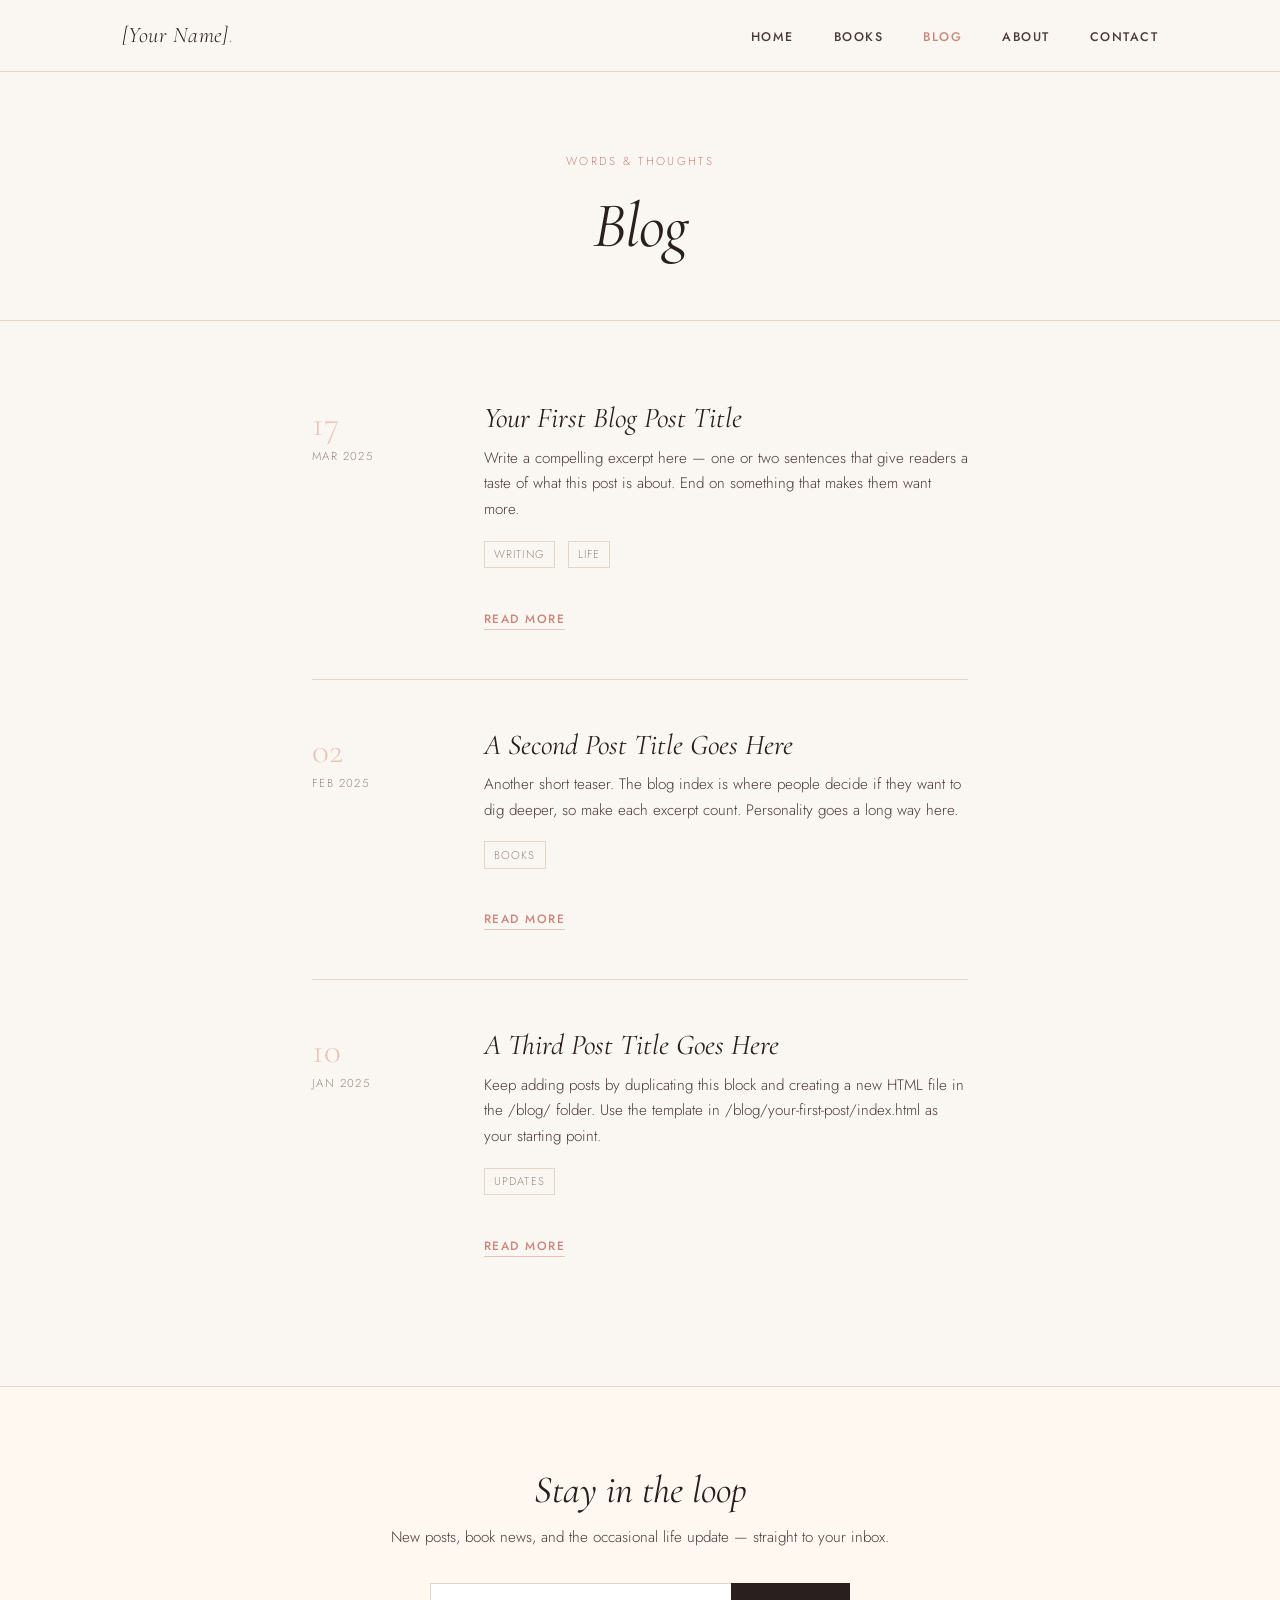
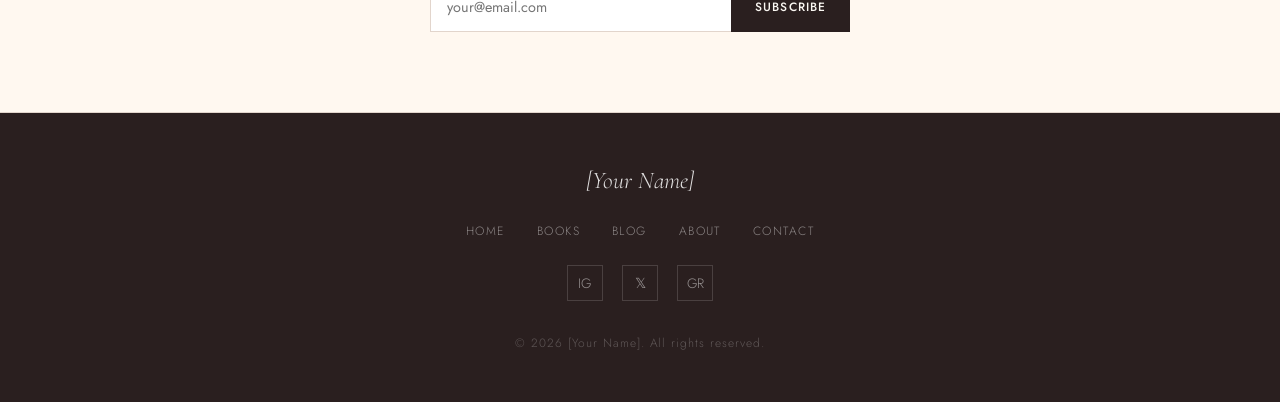
<file: blog/index.html>
<!DOCTYPE html>
<html lang="en">
<head>
  <meta charset="UTF-8" />
  <meta name="viewport" content="width=device-width, initial-scale=1.0" />
  <meta name="description" content="Blog — [Your Name]" />
  <title>Blog — [Your Name]</title>
  <link rel="preconnect" href="https://fonts.googleapis.com">
  <link rel="preconnect" href="https://fonts.gstatic.com" crossorigin>
  <link href="https://fonts.googleapis.com/css2?family=Cormorant+Garamond:ital,wght@0,300;0,400;0,500;1,300;1,400;1,500&family=Jost:wght@300;400;500&display=swap" rel="stylesheet">
  <link rel="stylesheet" href="/assets/css/style.css" />
</head>
<body>

<nav class="site-nav">
  <div class="nav-inner">
    <a href="/" class="nav-logo">[Your Name]<span>.</span></a>
    <button class="nav-toggle" aria-label="Toggle menu" aria-expanded="false">
      <span></span><span></span><span></span>
    </button>
    <ul class="nav-links" role="list">
      <li><a href="/">Home</a></li>
      <li><a href="/books/">Books</a></li>
      <li><a href="/blog/" class="active">Blog</a></li>
      <li><a href="/about/">About</a></li>
      <li><a href="/contact/">Contact</a></li>
    </ul>
  </div>
</nav>

<div class="page-hero">
  <div class="container">
    <p class="eyebrow">Words &amp; thoughts</p>
    <h1>Blog</h1>
  </div>
</div>

<section>
  <div class="container content-narrow">

    <!--
    ╔══════════════════════════════════════════════════════════╗
    ║  HOW TO ADD NEW BLOG POSTS                               ║
    ║                                                          ║
    ║  1. Copy one <article class="post-card"> block below    ║
    ║  2. Update: date, title, href link, and excerpt          ║
    ║  3. Create the matching post file in /blog/              ║
    ║     (copy the template from /blog/your-first-post/)      ║
    ║  4. Most recent post should appear first                 ║
    ╚══════════════════════════════════════════════════════════╝
    -->

    <div class="posts-list">

      <!-- POST 1 — most recent first -->
      <article class="post-card">
        <div class="post-date-col">
          <span class="post-date">17</span>
          <span class="post-month-year">Mar 2025</span>
        </div>
        <div class="post-content-col">
          <h3><a href="/blog/your-first-post/">Your First Blog Post Title</a></h3>
          <p class="post-excerpt">
            Write a compelling excerpt here — one or two sentences that give readers a taste of what
            this post is about. End on something that makes them want more.
          </p>
          <span class="tag">Writing</span>
          <span class="tag">Life</span>
          <br><br>
          <a href="/blog/your-first-post/" class="read-more">Read more</a>
        </div>
      </article>

      <!-- POST 2 -->
      <article class="post-card">
        <div class="post-date-col">
          <span class="post-date">02</span>
          <span class="post-month-year">Feb 2025</span>
        </div>
        <div class="post-content-col">
          <h3><a href="/blog/second-post/">A Second Post Title Goes Here</a></h3>
          <p class="post-excerpt">
            Another short teaser. The blog index is where people decide if they want to dig deeper,
            so make each excerpt count. Personality goes a long way here.
          </p>
          <span class="tag">Books</span>
          <br><br>
          <a href="/blog/second-post/" class="read-more">Read more</a>
        </div>
      </article>

      <!-- POST 3 -->
      <article class="post-card">
        <div class="post-date-col">
          <span class="post-date">10</span>
          <span class="post-month-year">Jan 2025</span>
        </div>
        <div class="post-content-col">
          <h3><a href="/blog/third-post/">A Third Post Title Goes Here</a></h3>
          <p class="post-excerpt">
            Keep adding posts by duplicating this block and creating a new HTML file in the /blog/ folder.
            Use the template in /blog/your-first-post/index.html as your starting point.
          </p>
          <span class="tag">Updates</span>
          <br><br>
          <a href="/blog/third-post/" class="read-more">Read more</a>
        </div>
      </article>

    </div>
  </div>
</section>

<!-- NEWSLETTER + FOOTER -->
<section class="newsletter-strip">
  <div class="container content-narrow">
    <h2>Stay in the loop</h2>
    <p>New posts, book news, and the occasional life update — straight to your inbox.</p>
    <form class="newsletter-form" action="https://aa3a7867.sibforms.com/serve/[base64]" aria-label="Newsletter signup">
      <input type="email" placeholder="your@email.com" aria-label="Email address" required />
      <button type="submit">Subscribe</button>
    </form>
  </div>
</section>

<footer class="site-footer">
  <div class="container">
    <p class="footer-name">[Your Name]</p>
    <nav class="footer-links">
      <a href="/">Home</a><a href="/books/">Books</a><a href="/blog/">Blog</a>
      <a href="/about/">About</a><a href="/contact/">Contact</a>
    </nav>
    <div class="footer-social">
      <a href="#" aria-label="Instagram">IG</a>
      <a href="#" aria-label="Twitter">𝕏</a>
      <a href="#" aria-label="Goodreads">GR</a>
    </div>
    <p class="footer-copy">&copy; <span id="year"></span> [Your Name]. All rights reserved.</p>
  </div>
</footer>
<script>document.getElementById('year').textContent = new Date().getFullYear();</script>
<script src="/assets/js/main.js"></script>
</body>
</html>
</file>
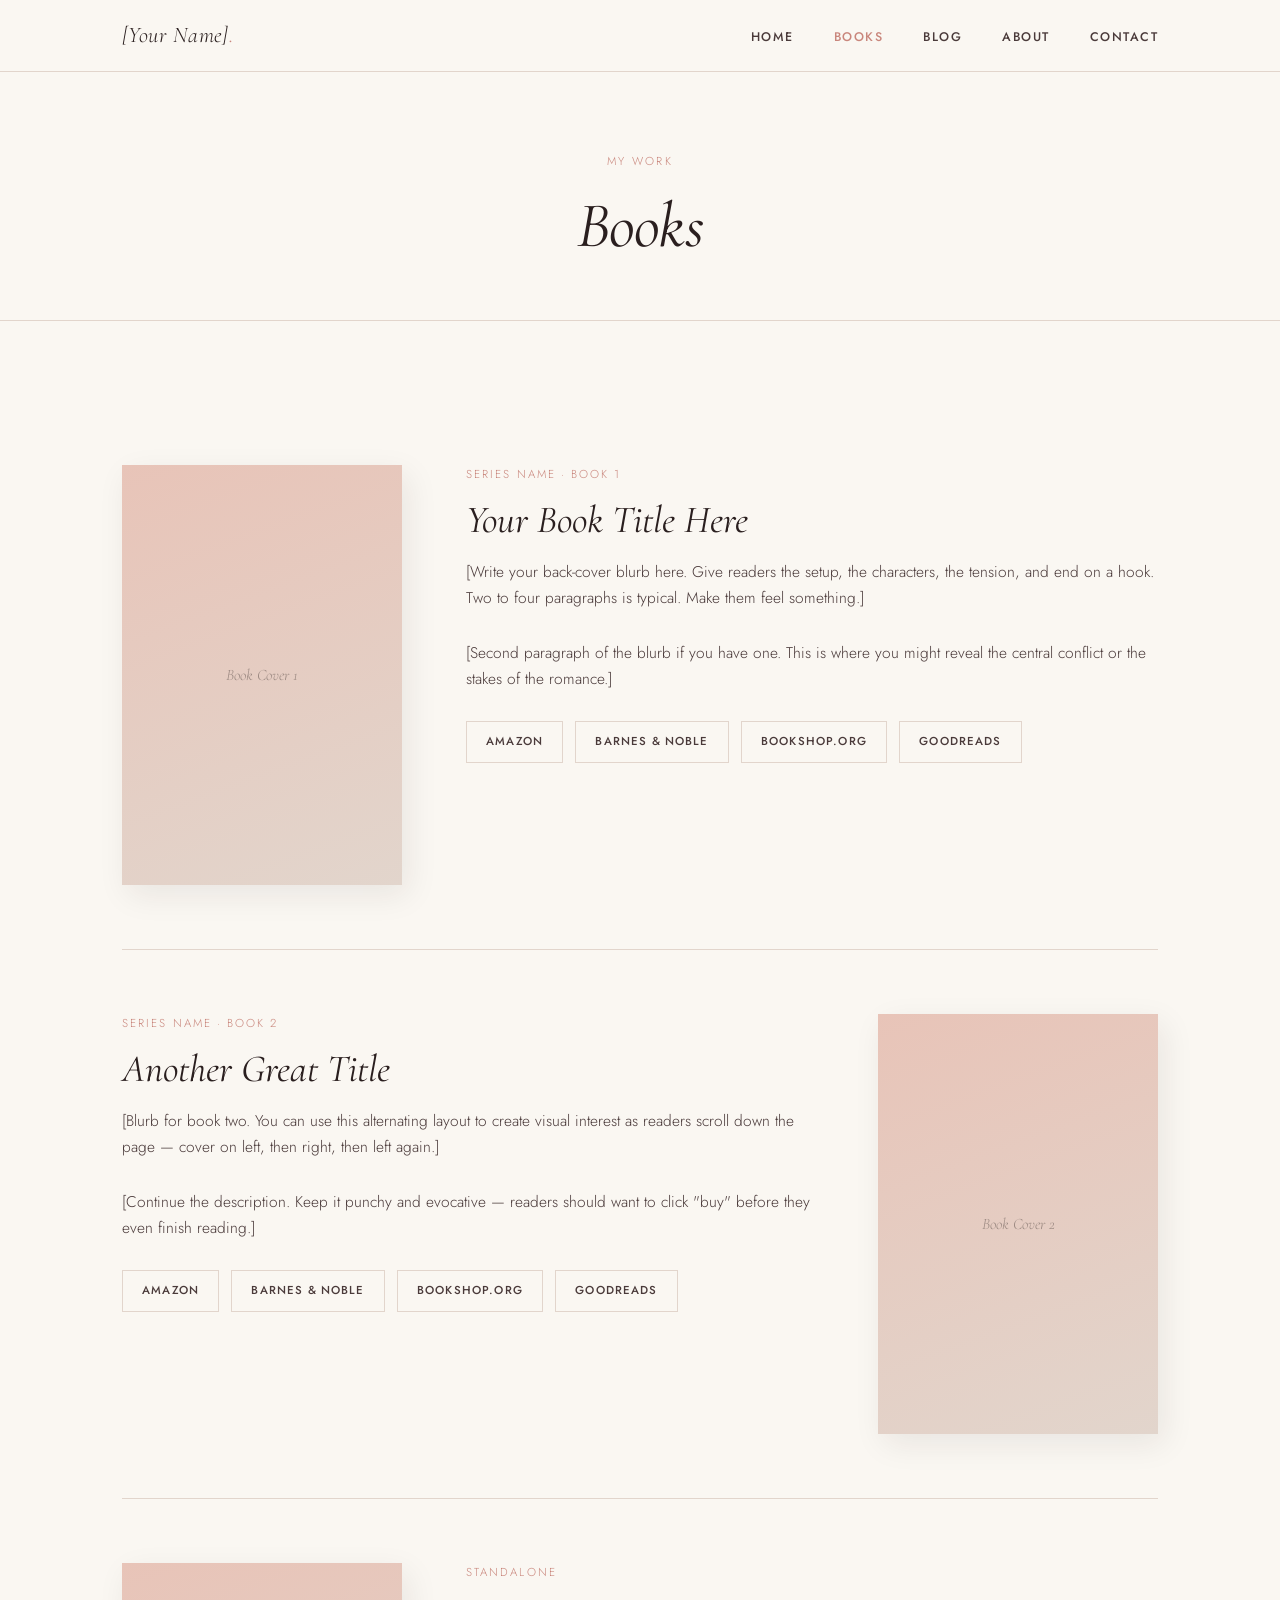
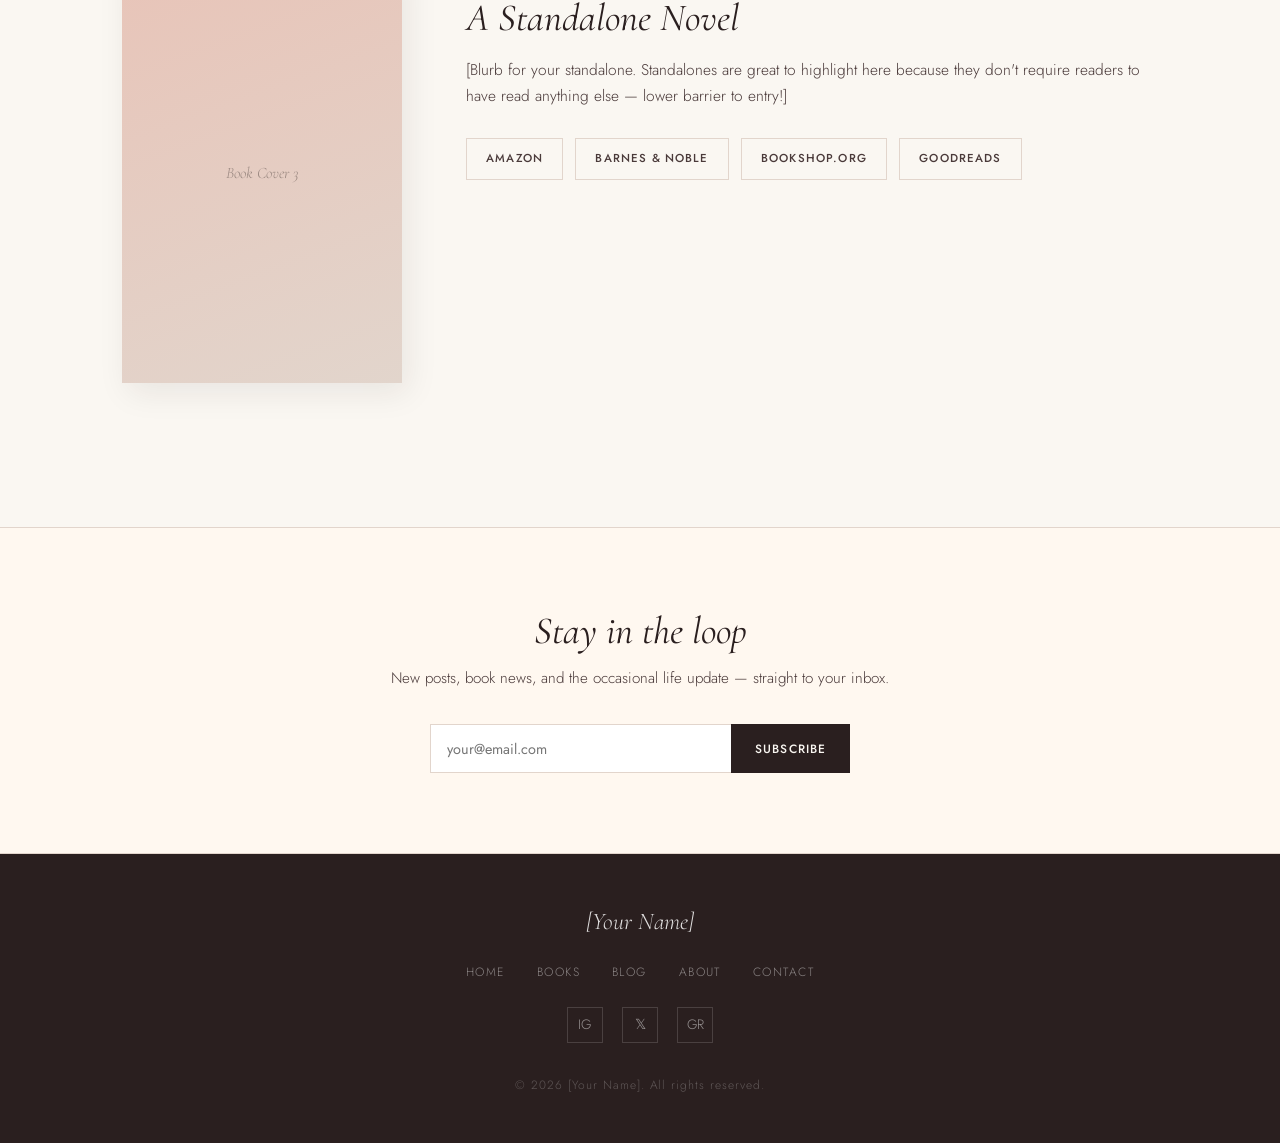
<file: books/index.html>
<!DOCTYPE html>
<html lang="en">
<head>
  <meta charset="UTF-8" />
  <meta name="viewport" content="width=device-width, initial-scale=1.0" />
  <meta name="description" content="Books by [Your Name]" />
  <title>Books — [Your Name]</title>
  <link rel="preconnect" href="https://fonts.googleapis.com">
  <link rel="preconnect" href="https://fonts.gstatic.com" crossorigin>
  <link href="https://fonts.googleapis.com/css2?family=Cormorant+Garamond:ital,wght@0,300;0,400;0,500;1,300;1,400;1,500&family=Jost:wght@300;400;500&display=swap" rel="stylesheet">
  <link rel="stylesheet" href="/assets/css/style.css" />
  <style>
    .book-detail {
      display: grid;
      grid-template-columns: 280px 1fr;
      gap: 4rem;
      align-items: start;
      padding: 4rem 0;
      border-bottom: 1px solid var(--border);
    }
    .book-detail:last-child { border-bottom: none; }
    .book-detail.reverse { direction: rtl; }
    .book-detail.reverse > * { direction: ltr; }
    .book-detail-cover {
      width: 100%;
      box-shadow: 6px 10px 30px var(--shadow);
    }
    .book-detail-cover-placeholder {
      width: 100%;
      aspect-ratio: 2/3;
      background: linear-gradient(160deg, var(--blush), var(--border));
      display: flex;
      align-items: center;
      justify-content: center;
      font-family: var(--font-serif);
      font-style: italic;
      color: var(--muted);
      box-shadow: 6px 10px 30px var(--shadow);
    }
    .book-detail-info .series-tag {
      font-size: 0.72rem;
      letter-spacing: 0.18em;
      text-transform: uppercase;
      color: var(--dusty-rose);
      margin-bottom: 0.75rem;
    }
    .book-detail-info h2 {
      font-style: italic;
      margin-bottom: 1rem;
    }
    .book-detail-info .blurb {
      color: var(--soft-ink);
      font-size: 0.97rem;
      margin-bottom: 1.75rem;
    }
    .buy-links {
      display: flex;
      gap: 0.75rem;
      flex-wrap: wrap;
    }
    .buy-link {
      font-size: 0.72rem;
      font-weight: 500;
      letter-spacing: 0.1em;
      text-transform: uppercase;
      padding: 0.65rem 1.2rem;
      border: 1px solid var(--border);
      color: var(--soft-ink);
      transition: all 0.2s;
    }
    .buy-link:hover {
      border-color: var(--dusty-rose);
      color: var(--dusty-rose);
    }
    @media (max-width: 700px) {
      .book-detail {
        grid-template-columns: 1fr;
        gap: 2rem;
      }
      .book-detail.reverse { direction: ltr; }
      .book-detail-cover-placeholder { max-width: 220px; }
    }
  </style>
</head>
<body>

<nav class="site-nav">
  <div class="nav-inner">
    <a href="/" class="nav-logo">[Your Name]<span>.</span></a>
    <button class="nav-toggle" aria-label="Toggle menu" aria-expanded="false">
      <span></span><span></span><span></span>
    </button>
    <ul class="nav-links" role="list">
      <li><a href="/">Home</a></li>
      <li><a href="/books/" class="active">Books</a></li>
      <li><a href="/blog/">Blog</a></li>
      <li><a href="/about/">About</a></li>
      <li><a href="/contact/">Contact</a></li>
    </ul>
  </div>
</nav>

<div class="page-hero">
  <div class="container">
    <p class="eyebrow">My work</p>
    <h1>Books</h1>
  </div>
</div>

<section>
  <div class="container">

    <!-- BOOK 1 -->
    <div class="book-detail">
      <!-- <img src="/assets/images/book1.jpg" alt="Book Title" class="book-detail-cover" /> -->
      <div class="book-detail-cover-placeholder">Book Cover 1</div>
      <div class="book-detail-info">
        <p class="series-tag">Series Name · Book 1</p>
        <h2>Your Book Title Here</h2>
        <p class="blurb">
          [Write your back-cover blurb here. Give readers the setup, the characters, the tension, and end
          on a hook. Two to four paragraphs is typical. Make them feel something.]
        </p>
        <p class="blurb">
          [Second paragraph of the blurb if you have one. This is where you might reveal the central
          conflict or the stakes of the romance.]
        </p>
        <div class="buy-links">
          <a href="#" class="buy-link">Amazon</a>
          <a href="#" class="buy-link">Barnes &amp; Noble</a>
          <a href="#" class="buy-link">Bookshop.org</a>
          <a href="#" class="buy-link">Goodreads</a>
        </div>
      </div>
    </div>

    <!-- BOOK 2 (reversed layout for visual rhythm) -->
    <div class="book-detail reverse">
      <div class="book-detail-cover-placeholder">Book Cover 2</div>
      <div class="book-detail-info">
        <p class="series-tag">Series Name · Book 2</p>
        <h2>Another Great Title</h2>
        <p class="blurb">
          [Blurb for book two. You can use this alternating layout to create visual interest as
          readers scroll down the page — cover on left, then right, then left again.]
        </p>
        <p class="blurb">
          [Continue the description. Keep it punchy and evocative — readers should want to click
          "buy" before they even finish reading.]
        </p>
        <div class="buy-links">
          <a href="#" class="buy-link">Amazon</a>
          <a href="#" class="buy-link">Barnes &amp; Noble</a>
          <a href="#" class="buy-link">Bookshop.org</a>
          <a href="#" class="buy-link">Goodreads</a>
        </div>
      </div>
    </div>

    <!-- BOOK 3 -->
    <div class="book-detail">
      <div class="book-detail-cover-placeholder">Book Cover 3</div>
      <div class="book-detail-info">
        <p class="series-tag">Standalone</p>
        <h2>A Standalone Novel</h2>
        <p class="blurb">
          [Blurb for your standalone. Standalones are great to highlight here because they don't
          require readers to have read anything else — lower barrier to entry!]
        </p>
        <div class="buy-links">
          <a href="#" class="buy-link">Amazon</a>
          <a href="#" class="buy-link">Barnes &amp; Noble</a>
          <a href="#" class="buy-link">Bookshop.org</a>
          <a href="#" class="buy-link">Goodreads</a>
        </div>
      </div>
    </div>

  </div>
</section>

<!-- NEWSLETTER + FOOTER -->
<section class="newsletter-strip">
  <div class="container content-narrow">
    <h2>Stay in the loop</h2>
    <p>New posts, book news, and the occasional life update — straight to your inbox.</p>
    <form class="newsletter-form" action="https://aa3a7867.sibforms.com/serve/[base64]" aria-label="Newsletter signup">
      <input type="email" placeholder="your@email.com" aria-label="Email address" required />
      <button type="submit">Subscribe</button>
    </form>
  </div>
</section>

<footer class="site-footer">
  <div class="container">
    <p class="footer-name">[Your Name]</p>
    <nav class="footer-links">
      <a href="/">Home</a><a href="/books/">Books</a><a href="/blog/">Blog</a>
      <a href="/about/">About</a><a href="/contact/">Contact</a>
    </nav>
    <div class="footer-social">
      <a href="#" aria-label="Instagram">IG</a>
      <a href="#" aria-label="Twitter">𝕏</a>
      <a href="#" aria-label="Goodreads">GR</a>
    </div>
    <p class="footer-copy">&copy; <span id="year"></span> [Your Name]. All rights reserved.</p>
  </div>
</footer>
<script>document.getElementById('year').textContent = new Date().getFullYear();</script>
<script src="/assets/js/main.js"></script>
</body>
</html>
</file>
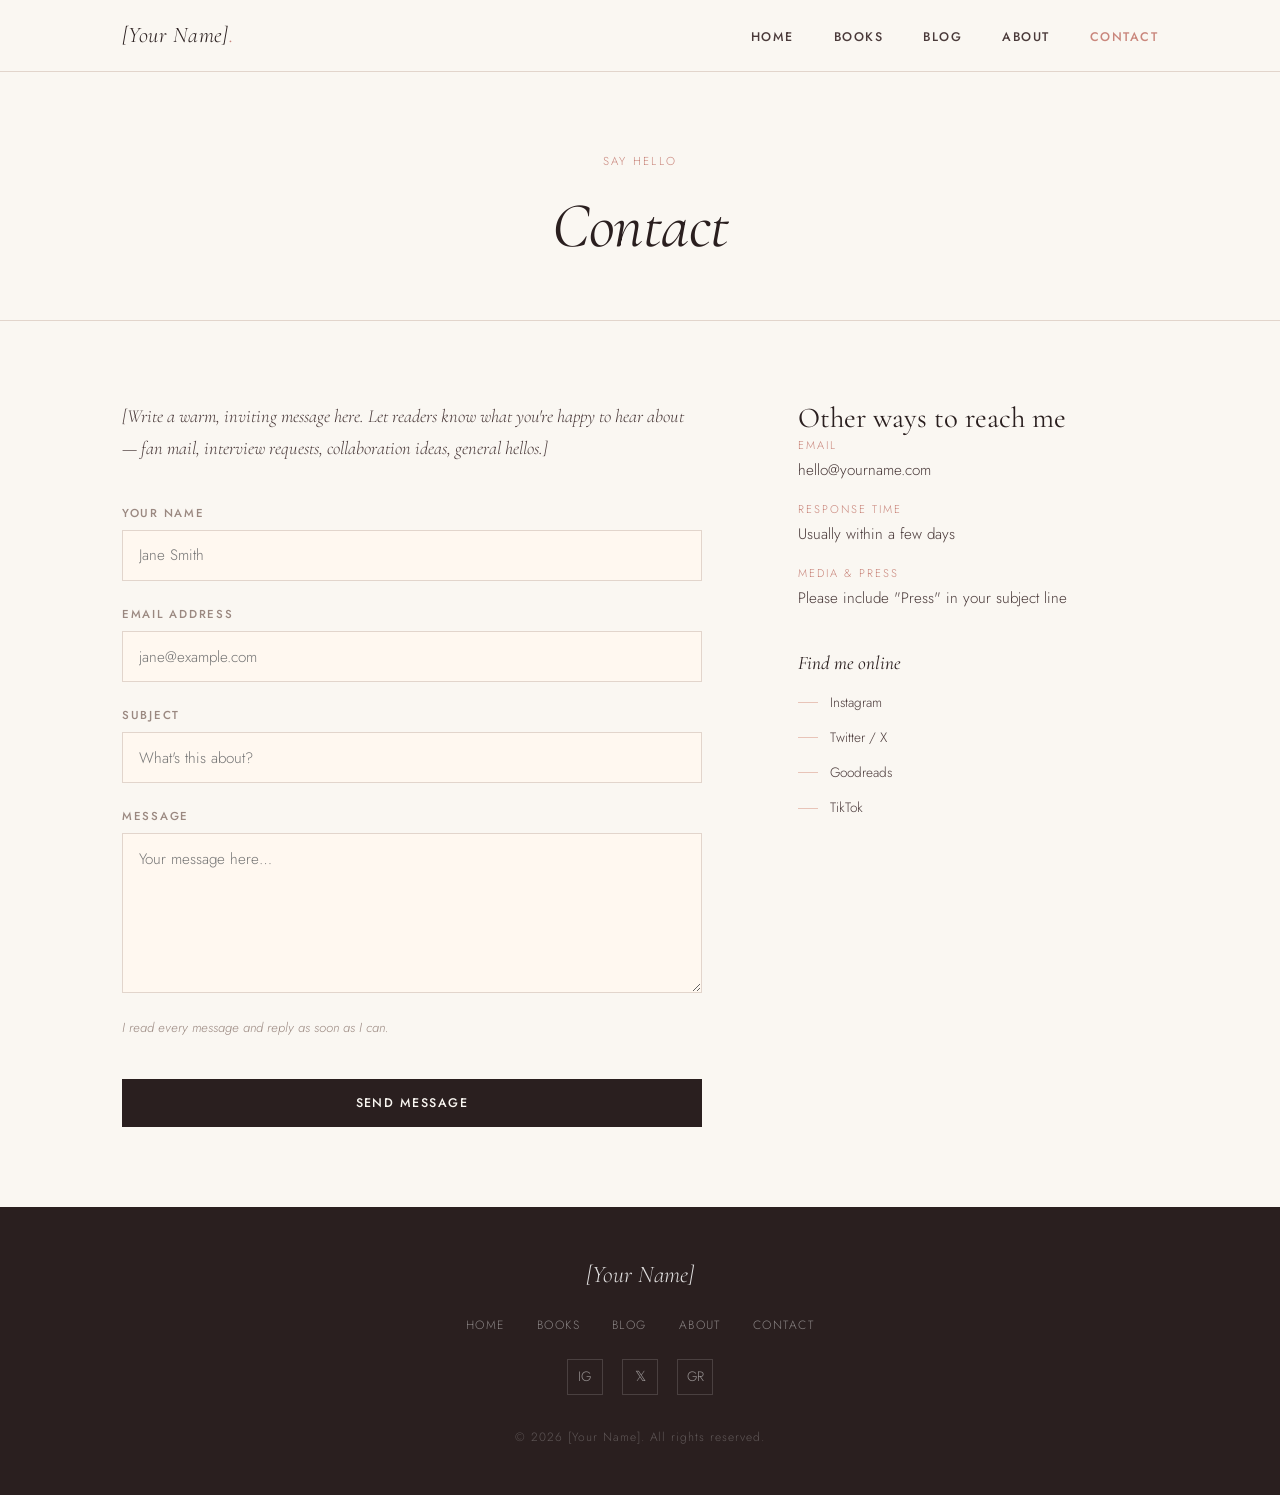
<file: contact/index.html>
<!DOCTYPE html>
<html lang="en">
<head>
  <meta charset="UTF-8" />
  <meta name="viewport" content="width=device-width, initial-scale=1.0" />
  <meta name="description" content="Contact [Your Name]" />
  <title>Contact — [Your Name]</title>
  <link rel="preconnect" href="https://fonts.googleapis.com">
  <link rel="preconnect" href="https://fonts.gstatic.com" crossorigin>
  <link href="https://fonts.googleapis.com/css2?family=Cormorant+Garamond:ital,wght@0,300;0,400;0,500;1,300;1,400;1,500&family=Jost:wght@300;400;500&display=swap" rel="stylesheet">
  <link rel="stylesheet" href="/assets/css/style.css" />
  <style>
    .contact-grid {
      display: grid;
      grid-template-columns: 1fr 360px;
      gap: 6rem;
      align-items: start;
    }
    .contact-info h3 {
      font-style: italic;
      margin-bottom: 1rem;
    }
    .contact-info p {
      color: var(--soft-ink);
      font-size: 0.95rem;
      margin-bottom: 2.5rem;
    }
    .contact-detail {
      display: flex;
      flex-direction: column;
      gap: 1rem;
      margin-bottom: 2.5rem;
    }
    .contact-detail-item {
      display: flex;
      flex-direction: column;
      gap: 0.2rem;
    }
    .contact-detail-item .label {
      font-size: 0.7rem;
      letter-spacing: 0.18em;
      text-transform: uppercase;
      color: var(--dusty-rose);
    }
    .contact-detail-item .value {
      font-size: 0.95rem;
      color: var(--soft-ink);
    }
    .social-list {
      display: flex;
      flex-direction: column;
      gap: 0.75rem;
    }
    .social-list a {
      font-size: 0.85rem;
      color: var(--soft-ink);
      display: flex;
      align-items: center;
      gap: 0.75rem;
      transition: color 0.2s;
    }
    .social-list a:hover { color: var(--dusty-rose); }
    .social-list a::before {
      content: '';
      display: block;
      width: 20px;
      height: 1px;
      background: var(--blush);
    }
    .success-msg {
      display: none;
      background: var(--warm-white);
      border: 1px solid var(--border);
      padding: 1.25rem 1.5rem;
      font-family: var(--font-serif);
      font-style: italic;
      color: var(--soft-ink);
      margin-top: 1rem;
    }
    @media (max-width: 800px) {
      .contact-grid {
        grid-template-columns: 1fr;
        gap: 3rem;
      }
    }
  </style>
</head>
<body>

<nav class="site-nav">
  <div class="nav-inner">
    <a href="/" class="nav-logo">[Your Name]<span>.</span></a>
    <button class="nav-toggle" aria-label="Toggle menu" aria-expanded="false">
      <span></span><span></span><span></span>
    </button>
    <ul class="nav-links" role="list">
      <li><a href="/">Home</a></li>
      <li><a href="/books/">Books</a></li>
      <li><a href="/blog/">Blog</a></li>
      <li><a href="/about/">About</a></li>
      <li><a href="/contact/" class="active">Contact</a></li>
    </ul>
  </div>
</nav>

<div class="page-hero">
  <div class="container">
    <p class="eyebrow">Say hello</p>
    <h1>Contact</h1>
  </div>
</div>

<section>
  <div class="container">
    <div class="contact-grid">

      <!-- FORM -->
      <div>
        <p style="font-family: var(--font-serif); font-size: 1.15rem; font-style: italic; color: var(--soft-ink); margin-bottom: 2.5rem;">
          [Write a warm, inviting message here. Let readers know what you're happy to hear about —
          fan mail, interview requests, collaboration ideas, general hellos.]
        </p>

        <!--
          To make this form work:
          1. Go to formspree.io and create a free account
          2. Create a new form — you'll get an ID like "xpwdqkbl"
          3. Replace YOUR_FORM_ID below with your actual ID
          4. The form will then send emails to your registered address
        -->
        <form
          id="contact-form"
          class="contact-form"
          action="https://formspree.io/f/YOUR_FORM_ID"
          method="POST"
        >
          <div class="form-group">
            <label for="name">Your name</label>
            <input type="text" id="name" name="name" placeholder="Jane Smith" required />
          </div>

          <div class="form-group">
            <label for="email">Email address</label>
            <input type="email" id="email" name="email" placeholder="jane@example.com" required />
          </div>

          <div class="form-group">
            <label for="subject">Subject</label>
            <input type="text" id="subject" name="subject" placeholder="What's this about?" />
          </div>

          <div class="form-group">
            <label for="message">Message</label>
            <textarea id="message" name="message" placeholder="Your message here…" required></textarea>
          </div>

          <p class="form-note">I read every message and reply as soon as I can.</p>

          <button type="submit" class="btn btn-fill">Send message</button>
        </form>

        <div class="success-msg" id="success-msg">
          Thank you — your message is on its way. I'll get back to you soon.
        </div>
      </div>

      <!-- SIDEBAR INFO -->
      <aside>
        <h3>Other ways to reach me</h3>

        <div class="contact-detail">
          <div class="contact-detail-item">
            <span class="label">Email</span>
            <span class="value">hello@yourname.com</span>
          </div>
          <div class="contact-detail-item">
            <span class="label">Response time</span>
            <span class="value">Usually within a few days</span>
          </div>
          <div class="contact-detail-item">
            <span class="label">Media &amp; press</span>
            <span class="value">Please include "Press" in your subject line</span>
          </div>
        </div>

        <h3 style="font-style:italic; font-size:1.2rem; margin-bottom:1rem;">Find me online</h3>
        <nav class="social-list">
          <a href="#" target="_blank" rel="noopener">Instagram</a>
          <a href="#" target="_blank" rel="noopener">Twitter / X</a>
          <a href="#" target="_blank" rel="noopener">Goodreads</a>
          <a href="#" target="_blank" rel="noopener">TikTok</a>
        </nav>
      </aside>

    </div>
  </div>
</section>

<footer class="site-footer">
  <div class="container">
    <p class="footer-name">[Your Name]</p>
    <nav class="footer-links">
      <a href="/">Home</a><a href="/books/">Books</a><a href="/blog/">Blog</a>
      <a href="/about/">About</a><a href="/contact/">Contact</a>
    </nav>
    <div class="footer-social">
      <a href="#" aria-label="Instagram">IG</a>
      <a href="#" aria-label="Twitter">𝕏</a>
      <a href="#" aria-label="Goodreads">GR</a>
    </div>
    <p class="footer-copy">&copy; <span id="year"></span> [Your Name]. All rights reserved.</p>
  </div>
</footer>
<script>document.getElementById('year').textContent = new Date().getFullYear();</script>
<script src="/assets/js/main.js"></script>
</body>
</html>
</file>
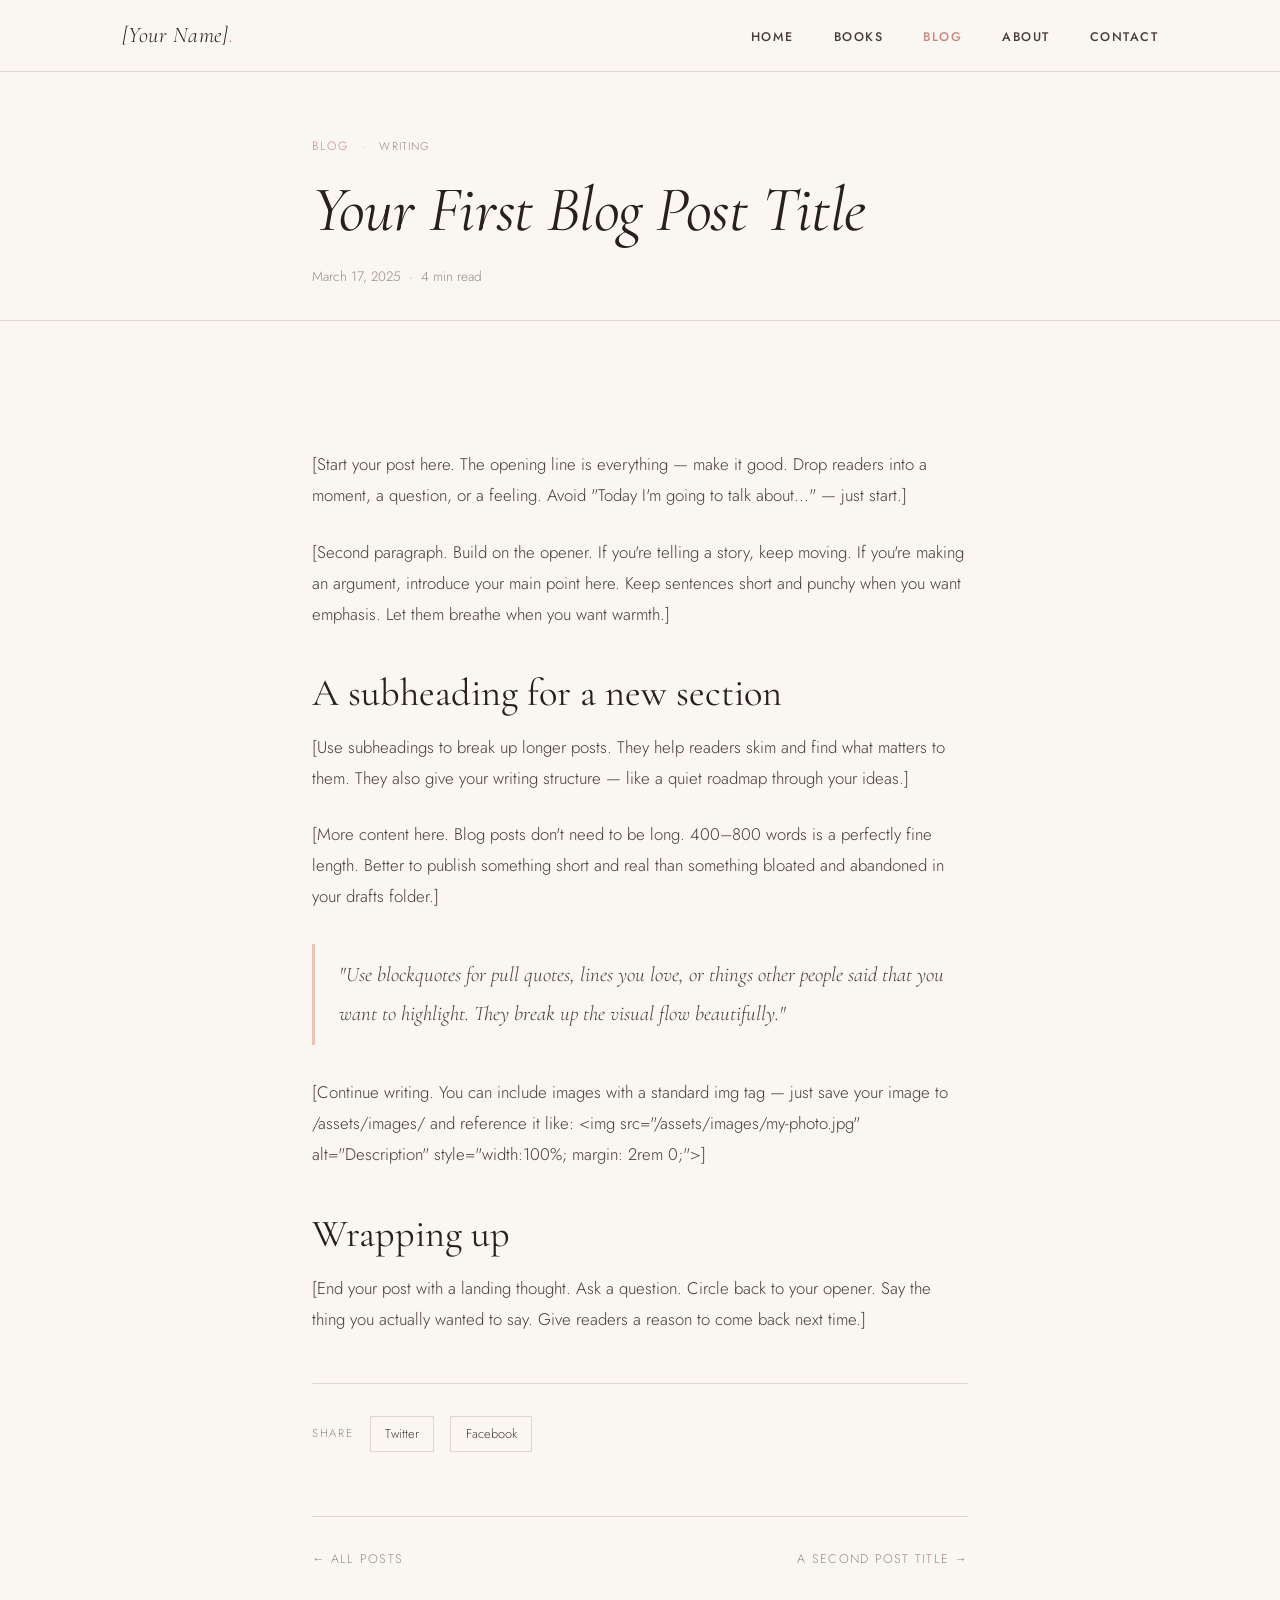
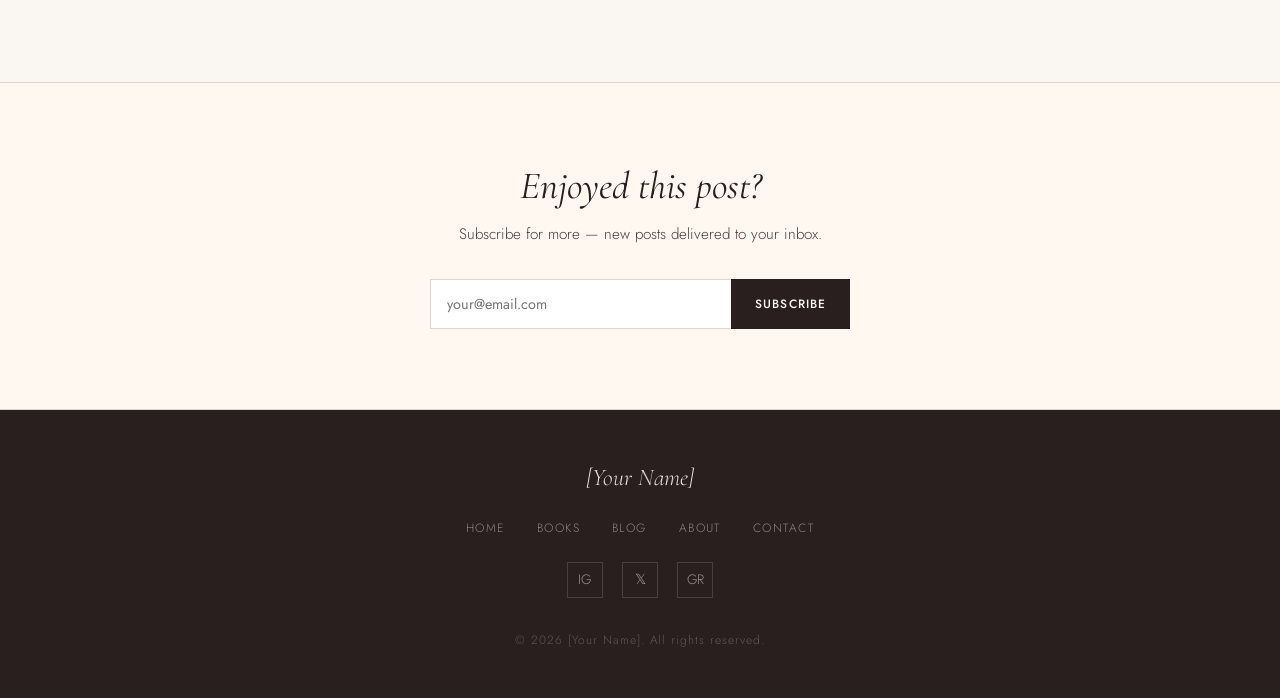
<file: blog/your-first-post/index.html>
<!DOCTYPE html>
<html lang="en">
<head>
  <meta charset="UTF-8" />
  <meta name="viewport" content="width=device-width, initial-scale=1.0" />
  <meta name="description" content="Your First Blog Post Title — [Your Name]" />
  <title>Your First Blog Post Title — [Your Name]</title>
  <link rel="preconnect" href="https://fonts.googleapis.com">
  <link rel="preconnect" href="https://fonts.gstatic.com" crossorigin>
  <link href="https://fonts.googleapis.com/css2?family=Cormorant+Garamond:ital,wght@0,300;0,400;0,500;1,300;1,400;1,500&family=Jost:wght@300;400;500&display=swap" rel="stylesheet">
  <link rel="stylesheet" href="/assets/css/style.css" />
  <style>
    .post-nav {
      display: flex;
      justify-content: space-between;
      align-items: center;
      padding: 2rem 0;
      border-top: 1px solid var(--border);
      margin-top: 4rem;
      gap: 2rem;
    }
    .post-nav a {
      font-size: 0.78rem;
      letter-spacing: 0.1em;
      text-transform: uppercase;
      color: var(--muted);
      transition: color 0.2s;
    }
    .post-nav a:hover { color: var(--dusty-rose); }
    .post-nav .prev::before { content: '← '; }
    .post-nav .next::after  { content: ' →'; }
    .post-share {
      display: flex;
      gap: 1rem;
      align-items: center;
      margin-top: 3rem;
      padding-top: 2rem;
      border-top: 1px solid var(--border);
    }
    .post-share span {
      font-size: 0.72rem;
      letter-spacing: 0.15em;
      text-transform: uppercase;
      color: var(--muted);
    }
    .post-share a {
      font-size: 0.8rem;
      padding: 0.4rem 0.9rem;
      border: 1px solid var(--border);
      color: var(--soft-ink);
      transition: all 0.2s;
    }
    .post-share a:hover { border-color: var(--dusty-rose); color: var(--dusty-rose); }
  </style>
</head>
<body>

<nav class="site-nav">
  <div class="nav-inner">
    <a href="/" class="nav-logo">[Your Name]<span>.</span></a>
    <button class="nav-toggle" aria-label="Toggle menu" aria-expanded="false">
      <span></span><span></span><span></span>
    </button>
    <ul class="nav-links" role="list">
      <li><a href="/">Home</a></li>
      <li><a href="/books/">Books</a></li>
      <li><a href="/blog/" class="active">Blog</a></li>
      <li><a href="/about/">About</a></li>
      <li><a href="/contact/">Contact</a></li>
    </ul>
  </div>
</nav>

<!-- POST HEADER -->
<div class="post-hero">
  <div class="container content-narrow">
    <p class="eyebrow">
      <a href="/blog/" style="color: var(--dusty-rose);">Blog</a>
      &nbsp;·&nbsp; <span class="tag" style="border:none; padding:0; margin:0;">Writing</span>
    </p>
    <h1>Your First Blog Post Title</h1>
    <p class="post-meta">March 17, 2025 &nbsp;·&nbsp; 4 min read</p>
  </div>
</div>

<!-- POST BODY -->
<!--
  ╔══════════════════════════════════════════════════════════╗
  ║  HOW TO USE THIS TEMPLATE                                ║
  ║                                                          ║
  ║  To create a new blog post:                              ║
  ║  1. Copy this entire file                                ║
  ║  2. Create a new folder: /blog/your-post-slug/           ║
  ║  3. Save as index.html inside that folder                ║
  ║  4. Update the title, date, meta, and body content       ║
  ║  5. Add a matching <article> block to /blog/index.html   ║
  ║                                                          ║
  ║  Supported HTML in post body:                            ║
  ║  <p>          paragraphs                                 ║
  ║  <h2> <h3>    subheadings                                ║
  ║  <strong>     bold text                                  ║
  ║  <em>         italic text                                ║
  ║  <a href="">  links                                      ║
  ║  <blockquote> pull quotes                                ║
  ║  <img>        images (save to /assets/images/)           ║
  ╚══════════════════════════════════════════════════════════╝
-->
<section>
  <div class="container content-narrow">
    <div class="post-body">

      <p>
        [Start your post here. The opening line is everything — make it good. Drop readers into a
        moment, a question, or a feeling. Avoid "Today I'm going to talk about..." — just start.]
      </p>

      <p>
        [Second paragraph. Build on the opener. If you're telling a story, keep moving. If you're
        making an argument, introduce your main point here. Keep sentences short and punchy when
        you want emphasis. Let them breathe when you want warmth.]
      </p>

      <h2>A subheading for a new section</h2>

      <p>
        [Use subheadings to break up longer posts. They help readers skim and find what matters
        to them. They also give your writing structure — like a quiet roadmap through your ideas.]
      </p>

      <p>
        [More content here. Blog posts don't need to be long. 400–800 words is a perfectly fine
        length. Better to publish something short and real than something bloated and abandoned
        in your drafts folder.]
      </p>

      <blockquote style="border-left: 3px solid var(--blush); padding: 0.75rem 1.5rem; margin: 2rem 0; font-family: var(--font-serif); font-style: italic; font-size: 1.3rem; color: var(--soft-ink);">
        "Use blockquotes for pull quotes, lines you love, or things other people said that you want
        to highlight. They break up the visual flow beautifully."
      </blockquote>

      <p>
        [Continue writing. You can include images with a standard img tag — just save your image
        to /assets/images/ and reference it like:
        &lt;img src="/assets/images/my-photo.jpg" alt="Description" style="width:100%; margin: 2rem 0;"&gt;]
      </p>

      <h2>Wrapping up</h2>

      <p>
        [End your post with a landing thought. Ask a question. Circle back to your opener. Say the
        thing you actually wanted to say. Give readers a reason to come back next time.]
      </p>

    </div>

    <!-- SHARE -->
    <div class="post-share">
      <span>Share</span>
      <a href="https://twitter.com/intent/tweet?url=https://yourusername.github.io/blog/your-first-post/" target="_blank" rel="noopener">Twitter</a>
      <a href="https://www.facebook.com/sharer/sharer.php?u=https://yourusername.github.io/blog/your-first-post/" target="_blank" rel="noopener">Facebook</a>
    </div>

    <!-- PREV / NEXT -->
    <nav class="post-nav">
      <a href="/blog/" class="prev">All posts</a>
      <a href="/blog/second-post/" class="next">A Second Post Title</a>
    </nav>

  </div>
</section>

<!-- NEWSLETTER + FOOTER -->
<section class="newsletter-strip">
  <div class="container content-narrow">
    <h2>Enjoyed this post?</h2>
    <p>Subscribe for more — new posts delivered to your inbox.</p>
    <form class="newsletter-form" action="#" aria-label="Newsletter signup">
      <input type="email" placeholder="your@email.com" aria-label="Email address" required />
      <button type="submit">Subscribe</button>
    </form>
  </div>
</section>

<footer class="site-footer">
  <div class="container">
    <p class="footer-name">[Your Name]</p>
    <nav class="footer-links">
      <a href="/">Home</a><a href="/books/">Books</a><a href="/blog/">Blog</a>
      <a href="/about/">About</a><a href="/contact/">Contact</a>
    </nav>
    <div class="footer-social">
      <a href="#" aria-label="Instagram">IG</a>
      <a href="#" aria-label="Twitter">𝕏</a>
      <a href="#" aria-label="Goodreads">GR</a>
    </div>
    <p class="footer-copy">&copy; <span id="year"></span> [Your Name]. All rights reserved.</p>
  </div>
</footer>
<script>document.getElementById('year').textContent = new Date().getFullYear();</script>
<script src="/assets/js/main.js"></script>
</body>
</html>
</file>
<file: assets/css/style.css>
/* ============================================
   IMPORT FONTS
   ============================================ */
@import url('https://fonts.googleapis.com/css2?family=Cormorant+Garamond:ital,wght@0,300;0,400;0,500;0,600;1,300;1,400;1,500&family=Jost:wght@300;400;500&display=swap');

/* ============================================
   CSS VARIABLES
   ============================================ */
:root {
  --cream:       #faf7f2;
  --warm-white:  #fff8f0;
  --blush:       #e8c4b8;
  --dusty-rose:  #c9867c;
  --deep-rose:   #9b4d4d;
  --ink:         #2a1f1f;
  --soft-ink:    #4a3a3a;
  --muted:       #9a8880;
  --border:      #e2d5cc;
  --shadow:      rgba(42, 31, 31, 0.08);

  --font-serif:  'Cormorant Garamond', Georgia, serif;
  --font-sans:   'Jost', sans-serif;

  --nav-height:  72px;
  --max-width:   1100px;
  --content-width: 720px;
}

/* ============================================
   RESET & BASE
   ============================================ */
*, *::before, *::after { box-sizing: border-box; margin: 0; padding: 0; }

html { scroll-behavior: smooth; }

body {
  font-family: var(--font-sans);
  font-weight: 300;
  font-size: 16px;
  line-height: 1.7;
  color: var(--ink);
  background: var(--cream);
  -webkit-font-smoothing: antialiased;
}

img { max-width: 100%; height: auto; display: block; }
a { color: inherit; text-decoration: none; }
ul { list-style: none; }

/* ============================================
   TYPOGRAPHY
   ============================================ */
h1, h2, h3, h4 {
  font-family: var(--font-serif);
  font-weight: 400;
  line-height: 1.2;
  color: var(--ink);
}

h1 { font-size: clamp(2.4rem, 5vw, 4rem); letter-spacing: -0.01em; }
h2 { font-size: clamp(1.8rem, 3vw, 2.6rem); }
h3 { font-size: clamp(1.3rem, 2.5vw, 1.8rem); }
h4 { font-size: 1.2rem; }

p { margin-bottom: 1.2em; }
p:last-child { margin-bottom: 0; }

.serif { font-family: var(--font-serif); }
.muted { color: var(--muted); }
.small { font-size: 0.85rem; }

em, i { font-style: italic; }

/* ============================================
   LAYOUT
   ============================================ */
.container {
  max-width: var(--max-width);
  margin: 0 auto;
  padding: 0 2rem;
}

.content-narrow {
  max-width: var(--content-width);
  margin: 0 auto;
}

section { padding: 5rem 0; }

/* ============================================
   NAVIGATION
   ============================================ */
.site-nav {
  position: sticky;
  top: 0;
  z-index: 100;
  background: var(--cream);
  border-bottom: 1px solid var(--border);
  height: var(--nav-height);
  display: flex;
  align-items: center;
}

.nav-inner {
  display: flex;
  align-items: center;
  justify-content: space-between;
  width: 100%;
  max-width: var(--max-width);
  margin: 0 auto;
  padding: 0 2rem;
}

.nav-logo {
  font-family: var(--font-serif);
  font-size: 1.4rem;
  font-style: italic;
  color: var(--ink);
  letter-spacing: 0.02em;
}

.nav-logo span {
  color: var(--dusty-rose);
}

.nav-links {
  display: flex;
  align-items: center;
  gap: 2.5rem;
}

.nav-links a {
  font-family: var(--font-sans);
  font-size: 0.78rem;
  font-weight: 500;
  letter-spacing: 0.12em;
  text-transform: uppercase;
  color: var(--soft-ink);
  transition: color 0.2s;
  position: relative;
}

.nav-links a::after {
  content: '';
  position: absolute;
  bottom: -3px;
  left: 0;
  width: 0;
  height: 1px;
  background: var(--dusty-rose);
  transition: width 0.25s;
}

.nav-links a:hover { color: var(--dusty-rose); }
.nav-links a:hover::after { width: 100%; }
.nav-links a.active { color: var(--dusty-rose); }

/* Hamburger */
.nav-toggle {
  display: none;
  flex-direction: column;
  gap: 5px;
  cursor: pointer;
  padding: 4px;
  background: none;
  border: none;
}

.nav-toggle span {
  display: block;
  width: 24px;
  height: 1.5px;
  background: var(--ink);
  transition: all 0.3s;
}

/* ============================================
   HERO
   ============================================ */
.hero {
  padding: 7rem 0 5rem;
  text-align: center;
  position: relative;
  overflow: hidden;
}

.hero::before {
  content: '';
  position: absolute;
  top: -60px;
  left: 50%;
  transform: translateX(-50%);
  width: 600px;
  height: 600px;
  background: radial-gradient(ellipse, rgba(232,196,184,0.25) 0%, transparent 70%);
  pointer-events: none;
}

.hero-eyebrow {
  font-family: var(--font-sans);
  font-size: 0.75rem;
  font-weight: 500;
  letter-spacing: 0.2em;
  text-transform: uppercase;
  color: var(--dusty-rose);
  margin-bottom: 1.5rem;
}

.hero h1 {
  font-style: italic;
  color: var(--ink);
  margin-bottom: 1.5rem;
  max-width: 780px;
  margin-left: auto;
  margin-right: auto;
}

.hero-sub {
  font-family: var(--font-serif);
  font-size: 1.2rem;
  color: var(--soft-ink);
  max-width: 520px;
  margin: 0 auto 2.5rem;
  font-style: italic;
}

.hero-divider {
  width: 60px;
  height: 1px;
  background: var(--blush);
  margin: 0 auto 2.5rem;
}

/* ============================================
   BUTTONS
   ============================================ */
.btn {
  display: inline-block;
  font-family: var(--font-sans);
  font-size: 0.78rem;
  font-weight: 500;
  letter-spacing: 0.12em;
  text-transform: uppercase;
  padding: 0.85rem 2rem;
  border: 1px solid var(--ink);
  color: var(--ink);
  transition: all 0.25s;
  cursor: pointer;
  background: transparent;
}

.btn:hover {
  background: var(--ink);
  color: var(--cream);
}

.btn-rose {
  border-color: var(--dusty-rose);
  color: var(--dusty-rose);
}

.btn-rose:hover {
  background: var(--dusty-rose);
  color: var(--cream);
}

.btn-fill {
  background: var(--ink);
  color: var(--cream);
}

.btn-fill:hover {
  background: var(--deep-rose);
  border-color: var(--deep-rose);
}

/* ============================================
   HERO IMAGE BANNER
   ============================================ */
.hero-banner {
  width: 100%;
  max-height: 480px;
  object-fit: cover;
  object-position: center top;
}

.hero-banner-placeholder {
  width: 100%;
  height: 380px;
  background: linear-gradient(135deg, var(--blush) 0%, var(--dusty-rose) 50%, var(--deep-rose) 100%);
  display: flex;
  align-items: center;
  justify-content: center;
  color: white;
  font-family: var(--font-serif);
  font-size: 1.5rem;
  font-style: italic;
  letter-spacing: 0.05em;
}

/* ============================================
   ABOUT STRIP (Homepage)
   ============================================ */
.about-strip {
  background: var(--warm-white);
  border-top: 1px solid var(--border);
  border-bottom: 1px solid var(--border);
}

.about-strip-inner {
  display: grid;
  grid-template-columns: 1fr 1fr;
  gap: 5rem;
  align-items: center;
}

.about-photo {
  width: 100%;
  aspect-ratio: 3/4;
  object-fit: cover;
  filter: sepia(10%);
}

.about-photo-placeholder {
  width: 100%;
  aspect-ratio: 3/4;
  background: linear-gradient(160deg, var(--blush), var(--border));
  display: flex;
  align-items: center;
  justify-content: center;
  font-family: var(--font-serif);
  font-style: italic;
  color: var(--muted);
  font-size: 1.1rem;
}

.about-text .eyebrow {
  font-size: 0.75rem;
  font-weight: 500;
  letter-spacing: 0.18em;
  text-transform: uppercase;
  color: var(--dusty-rose);
  margin-bottom: 1rem;
}

.about-text h2 {
  font-style: italic;
  margin-bottom: 1.5rem;
}

.about-text p {
  color: var(--soft-ink);
  font-size: 0.97rem;
}

/* ============================================
   BOOKS GRID
   ============================================ */
.books-grid {
  display: grid;
  grid-template-columns: repeat(auto-fill, minmax(200px, 1fr));
  gap: 2.5rem;
}

.book-card {
  display: flex;
  flex-direction: column;
  gap: 0.8rem;
}

.book-cover {
  width: 100%;
  aspect-ratio: 2/3;
  object-fit: cover;
  box-shadow: 4px 6px 20px var(--shadow);
  transition: transform 0.3s, box-shadow 0.3s;
}

.book-cover:hover {
  transform: translateY(-4px);
  box-shadow: 6px 12px 30px rgba(42,31,31,0.14);
}

.book-cover-placeholder {
  width: 100%;
  aspect-ratio: 2/3;
  background: linear-gradient(160deg, var(--blush), var(--border));
  display: flex;
  align-items: center;
  justify-content: center;
  font-family: var(--font-serif);
  font-style: italic;
  color: var(--muted);
  font-size: 0.95rem;
  text-align: center;
  padding: 1rem;
  box-shadow: 4px 6px 20px var(--shadow);
}

.book-title {
  font-family: var(--font-serif);
  font-size: 1.05rem;
  font-style: italic;
}

.book-series {
  font-size: 0.78rem;
  letter-spacing: 0.08em;
  color: var(--muted);
  text-transform: uppercase;
}

/* ============================================
   BLOG / NEWS
   ============================================ */
.posts-list {
  display: flex;
  flex-direction: column;
  gap: 3rem;
}

.post-card {
  display: grid;
  grid-template-columns: 140px 1fr;
  gap: 2rem;
  padding-bottom: 3rem;
  border-bottom: 1px solid var(--border);
}

.post-card:last-child { border-bottom: none; }

.post-date-col {
  padding-top: 0.3rem;
}

.post-date {
  font-family: var(--font-serif);
  font-size: 2.2rem;
  font-weight: 300;
  color: var(--blush);
  display: block;
  line-height: 1;
}

.post-month-year {
  font-size: 0.72rem;
  letter-spacing: 0.12em;
  text-transform: uppercase;
  color: var(--muted);
  margin-top: 0.25rem;
}

.post-content-col h3 {
  font-style: italic;
  margin-bottom: 0.6rem;
}

.post-content-col h3 a:hover { color: var(--dusty-rose); }

.post-excerpt {
  color: var(--soft-ink);
  font-size: 0.95rem;
  margin-bottom: 1rem;
}

.read-more {
  font-size: 0.75rem;
  font-weight: 500;
  letter-spacing: 0.12em;
  text-transform: uppercase;
  color: var(--dusty-rose);
  border-bottom: 1px solid var(--blush);
  padding-bottom: 1px;
  transition: color 0.2s, border-color 0.2s;
}

.read-more:hover {
  color: var(--deep-rose);
  border-color: var(--dusty-rose);
}

/* Single post */
.post-hero {
  padding: 4rem 0 2rem;
  border-bottom: 1px solid var(--border);
  margin-bottom: 3rem;
}

.post-hero .eyebrow {
  font-size: 0.75rem;
  letter-spacing: 0.18em;
  text-transform: uppercase;
  color: var(--dusty-rose);
  margin-bottom: 1rem;
}

.post-hero h1 {
  font-style: italic;
  margin-bottom: 1rem;
}

.post-hero .post-meta {
  font-size: 0.85rem;
  color: var(--muted);
}

.post-body {
  font-size: 1.05rem;
  line-height: 1.85;
  color: var(--soft-ink);
}

.post-body h2, .post-body h3 {
  margin: 2.5rem 0 1rem;
}

.post-body p { margin-bottom: 1.5em; }

.post-body a {
  color: var(--dusty-rose);
  border-bottom: 1px solid var(--blush);
}

/* ============================================
   SECTION HEADER
   ============================================ */
.section-header {
  text-align: center;
  margin-bottom: 3.5rem;
}

.section-header .eyebrow {
  font-size: 0.72rem;
  font-weight: 500;
  letter-spacing: 0.2em;
  text-transform: uppercase;
  color: var(--dusty-rose);
  margin-bottom: 0.75rem;
}

.section-header h2 { font-style: italic; }

.section-divider {
  width: 50px;
  height: 1px;
  background: var(--blush);
  margin: 1.25rem auto 0;
}

/* ============================================
   CONTACT FORM
   ============================================ */
.contact-form {
  display: flex;
  flex-direction: column;
  gap: 1.5rem;
}

.form-group {
  display: flex;
  flex-direction: column;
  gap: 0.4rem;
}

.form-group label {
  font-size: 0.72rem;
  font-weight: 500;
  letter-spacing: 0.15em;
  text-transform: uppercase;
  color: var(--muted);
}

.form-group input,
.form-group textarea {
  font-family: var(--font-sans);
  font-size: 0.95rem;
  font-weight: 300;
  padding: 0.85rem 1rem;
  background: var(--warm-white);
  border: 1px solid var(--border);
  color: var(--ink);
  outline: none;
  transition: border-color 0.2s;
  border-radius: 0;
  -webkit-appearance: none;
}

.form-group input:focus,
.form-group textarea:focus {
  border-color: var(--dusty-rose);
}

.form-group textarea { min-height: 160px; resize: vertical; }

.form-note {
  font-size: 0.82rem;
  color: var(--muted);
  font-style: italic;
}

/* ============================================
   FOOTER
   ============================================ */
.site-footer {
  background: var(--ink);
  color: rgba(255,255,255,0.5);
  padding: 3rem 0;
  text-align: center;
}

.site-footer .footer-name {
  font-family: var(--font-serif);
  font-style: italic;
  font-size: 1.5rem;
  color: rgba(255,255,255,0.85);
  margin-bottom: 1.2rem;
}

.footer-links {
  display: flex;
  gap: 2rem;
  justify-content: center;
  margin-bottom: 1.5rem;
  flex-wrap: wrap;
}

.footer-links a {
  font-size: 0.75rem;
  letter-spacing: 0.12em;
  text-transform: uppercase;
  color: rgba(255,255,255,0.45);
  transition: color 0.2s;
}

.footer-links a:hover { color: var(--blush); }

.footer-social {
  display: flex;
  gap: 1.2rem;
  justify-content: center;
  margin-bottom: 2rem;
}

.footer-social a {
  width: 36px;
  height: 36px;
  border: 1px solid rgba(255,255,255,0.15);
  display: flex;
  align-items: center;
  justify-content: center;
  color: rgba(255,255,255,0.5);
  font-size: 0.85rem;
  transition: all 0.2s;
}

.footer-social a:hover {
  border-color: var(--blush);
  color: var(--blush);
}

.footer-copy {
  font-size: 0.75rem;
  letter-spacing: 0.08em;
  color: rgba(255,255,255,0.25);
}

/* ============================================
   PAGE HERO (inner pages)
   ============================================ */
.page-hero {
  padding: 5rem 0 3.5rem;
  text-align: center;
  border-bottom: 1px solid var(--border);
}

.page-hero .eyebrow {
  font-size: 0.72rem;
  letter-spacing: 0.2em;
  text-transform: uppercase;
  color: var(--dusty-rose);
  margin-bottom: 1rem;
}

.page-hero h1 { font-style: italic; }

/* ============================================
   NEWSLETTER STRIP
   ============================================ */
.newsletter-strip {
  background: var(--warm-white);
  border-top: 1px solid var(--border);
  border-bottom: 1px solid var(--border);
  text-align: center;
}

.newsletter-strip h2 {
  font-style: italic;
  margin-bottom: 0.75rem;
}

.newsletter-strip p {
  color: var(--soft-ink);
  margin-bottom: 2rem;
  font-size: 0.95rem;
}

.newsletter-form {
  display: flex;
  gap: 0;
  max-width: 420px;
  margin: 0 auto;
}

.newsletter-form input {
  flex: 1;
  font-family: var(--font-sans);
  font-size: 0.9rem;
  padding: 0.85rem 1rem;
  border: 1px solid var(--border);
  border-right: none;
  background: white;
  outline: none;
  color: var(--ink);
}

.newsletter-form input:focus { border-color: var(--dusty-rose); }

.newsletter-form button {
  font-family: var(--font-sans);
  font-size: 0.75rem;
  font-weight: 500;
  letter-spacing: 0.1em;
  text-transform: uppercase;
  padding: 0 1.4rem;
  background: var(--ink);
  color: var(--cream);
  border: 1px solid var(--ink);
  cursor: pointer;
  transition: background 0.2s;
  white-space: nowrap;
}

.newsletter-form button:hover { background: var(--deep-rose); border-color: var(--deep-rose); }

/* ============================================
   TAGS
   ============================================ */
.tag {
  display: inline-block;
  font-size: 0.7rem;
  letter-spacing: 0.1em;
  text-transform: uppercase;
  padding: 0.3em 0.8em;
  border: 1px solid var(--border);
  color: var(--muted);
  margin-right: 0.5rem;
  margin-bottom: 0.5rem;
}

/* ============================================
   RESPONSIVE
   ============================================ */
@media (max-width: 768px) {
  .nav-links {
    display: none;
    position: absolute;
    top: var(--nav-height);
    left: 0;
    right: 0;
    background: var(--cream);
    border-bottom: 1px solid var(--border);
    flex-direction: column;
    gap: 0;
    padding: 1rem 0;
  }

  .nav-links.open { display: flex; }
  .nav-links a { padding: 0.85rem 2rem; }
  .nav-links a::after { display: none; }
  .nav-toggle { display: flex; }

  .about-strip-inner {
    grid-template-columns: 1fr;
    gap: 2.5rem;
  }

  .post-card {
    grid-template-columns: 1fr;
    gap: 0.5rem;
  }

  .post-date { font-size: 1.4rem; display: inline; margin-right: 0.5rem; }
  .post-month-year { display: inline; }
  .post-date-col { display: flex; align-items: baseline; gap: 0.5rem; }

  .newsletter-form { flex-direction: column; }
  .newsletter-form input { border-right: 1px solid var(--border); border-bottom: none; }
  .newsletter-form button { padding: 0.85rem; }

  section { padding: 3.5rem 0; }
  .hero { padding: 4rem 0 3rem; }
}
</file>
